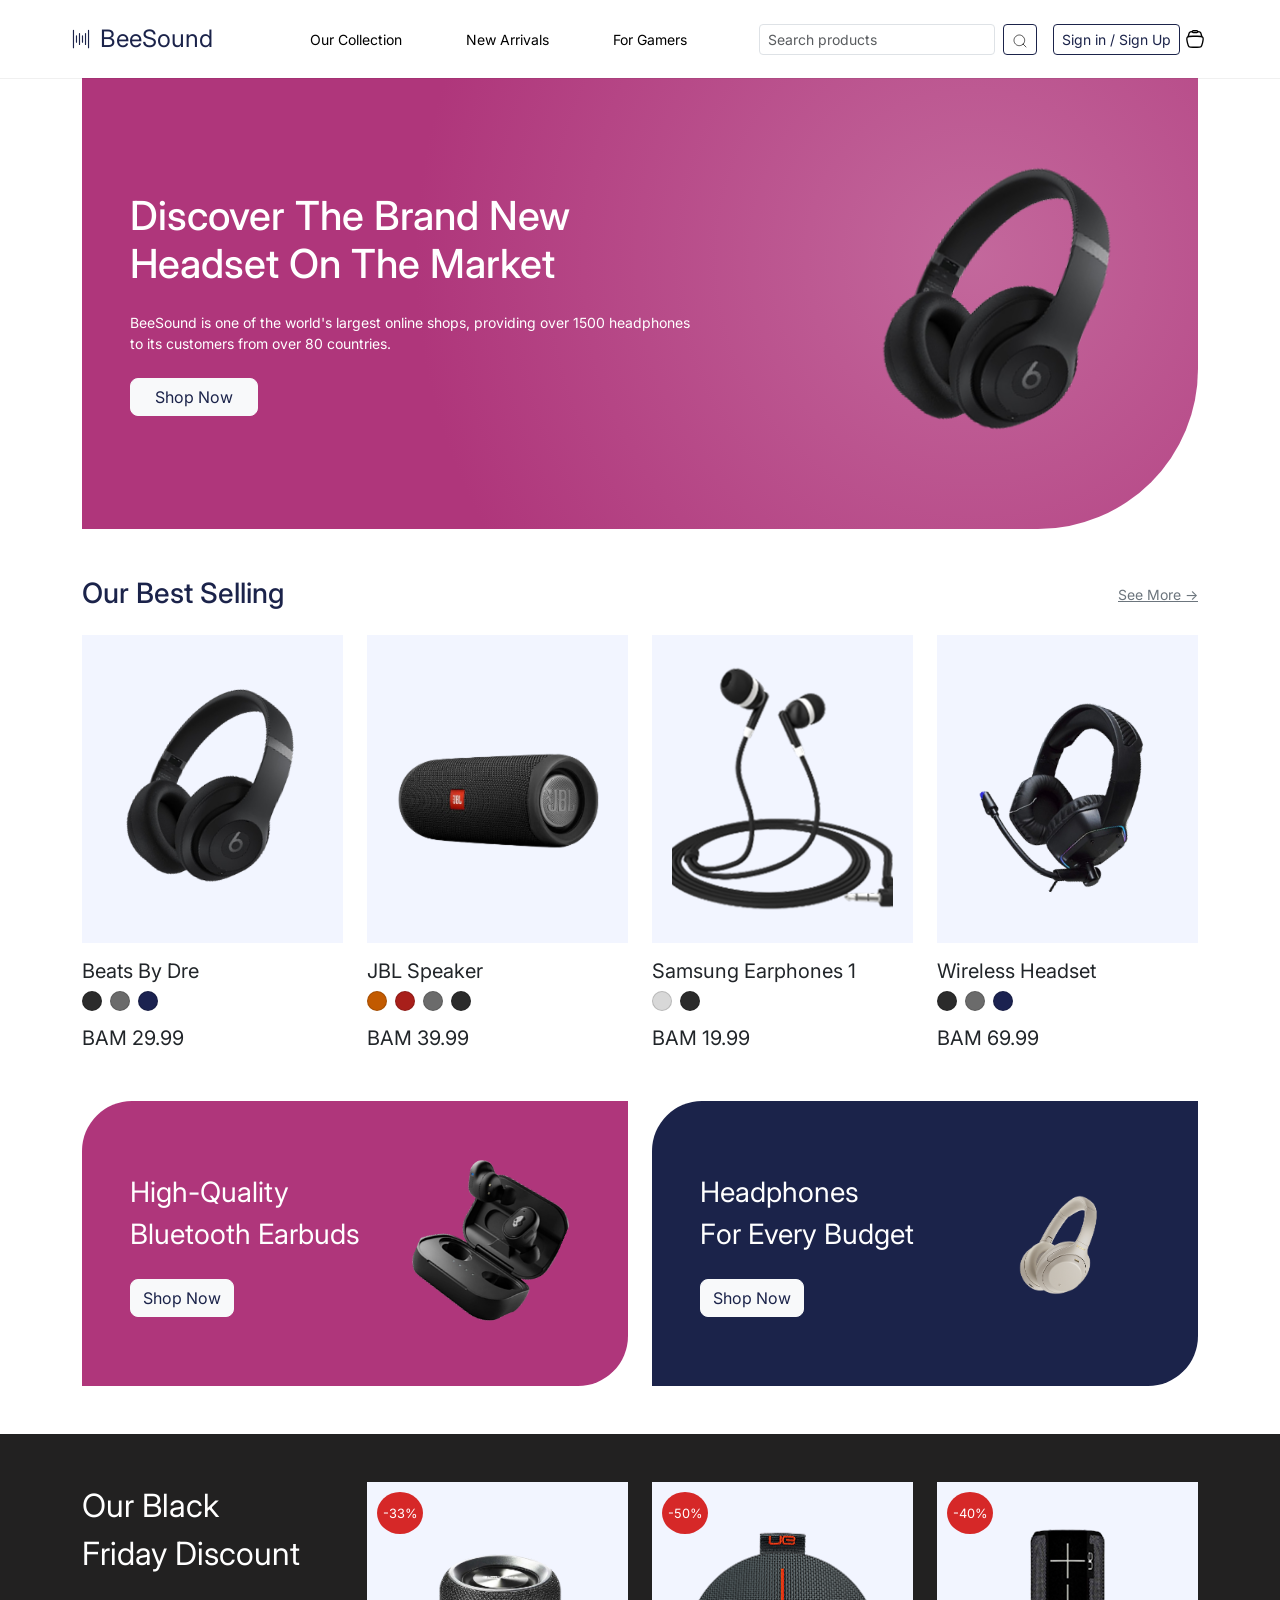
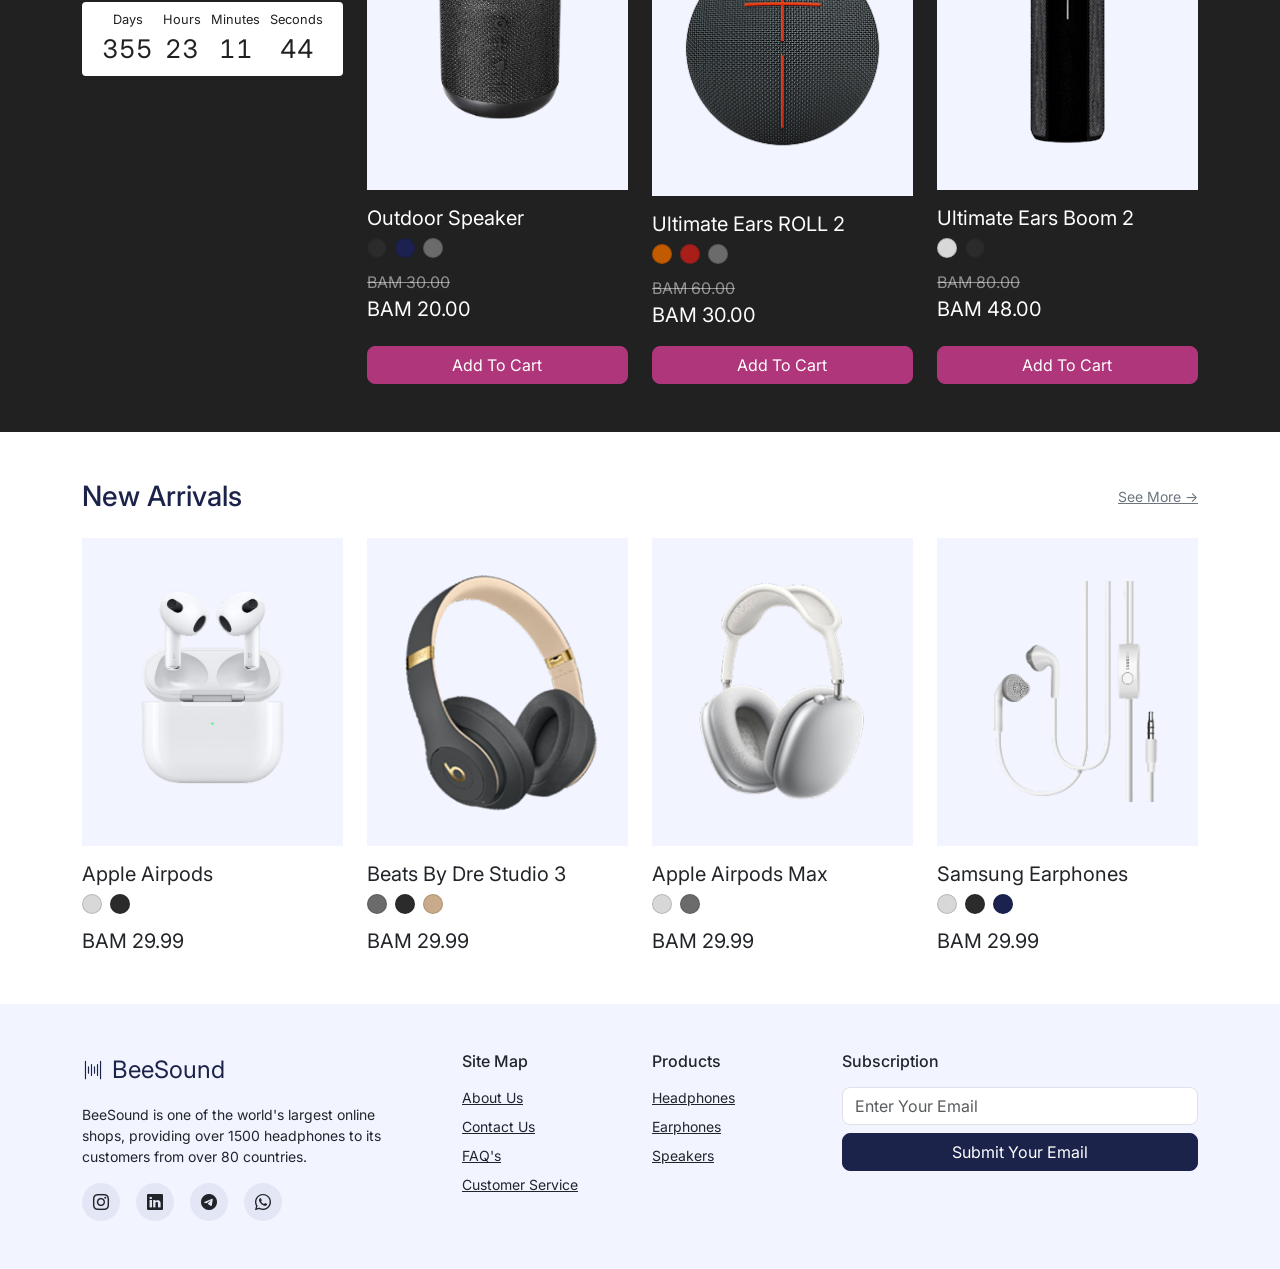
<file: index.html>
<!DOCTYPE html>
<html lang="en">
<head>
  <meta charset="UTF-8">
  <meta name="viewport" content="width=device-width, initial-scale=1">
  <title>BeeSound - Headphones, Earphones and Speakers</title>
  <meta name="description" content="BeeSound is an online shop with over 1500 headphones, earphones and speakers. Shop best sellers, new arrivals and Black Friday deals.">
  <meta name="theme-color" content="#AF367B">
  <link rel="icon" href="./imgs/logo.svg" type="image/svg+xml">
  <link rel="preconnect" href="https://fonts.googleapis.com">
  <link rel="preconnect" href="https://fonts.gstatic.com" crossorigin>
  <link href="https://fonts.googleapis.com/css2?family=Inter:wght@300;400;500&display=swap" rel="stylesheet">
  <link href="https://cdn.jsdelivr.net/npm/bootstrap@5.3.3/dist/css/bootstrap.min.css" rel="stylesheet">
  <link href="https://cdn.jsdelivr.net/npm/bootstrap-icons@1.11.3/font/bootstrap-icons.min.css" rel="stylesheet">
  <link rel="stylesheet" href="./css/style.css">
</head>
<body>
  <a class="visually-hidden-focusable btn btn-primary m-2 position-absolute" href="#main">Skip to content</a>

  <header class="site-header sticky-top bg-white">
    <nav class="navbar navbar-expand-lg container py-3" aria-label="Main">
      <a class="navbar-brand d-flex align-items-center gap-2 text-navy fs-4 me-lg-4" href="index.html">
        <img src="./imgs/logo.svg" alt="" width="22" height="22"><span>BeeSound</span>
      </a>
      <div class="d-flex align-items-center gap-3 ms-auto order-lg-3">
        <a href="cart.html" class="cart-link text-reset">
          <img src="./imgs/cart.svg" alt="" class="icon-img">
          <span class="cart-count" data-cart-count aria-hidden="true"></span>
          <span class="visually-hidden" data-cart-label>Cart</span>
        </a>
        <button class="navbar-toggler" type="button" data-bs-toggle="collapse" data-bs-target="#mainNav"
                aria-controls="mainNav" aria-expanded="false" aria-label="Toggle navigation">
          <span class="navbar-toggler-icon"></span>
        </button>
      </div>
      <div class="collapse navbar-collapse order-lg-2" id="mainNav">
        <ul class="navbar-nav mx-lg-auto gap-lg-5">
          <li class="nav-item"><a class="nav-link" href="products.html" data-nav="all">Our Collection</a></li>
          <li class="nav-item"><a class="nav-link" href="products.html?c=new" data-nav="new">New Arrivals</a></li>
          <li class="nav-item"><a class="nav-link" href="products.html?c=gamers" data-nav="gamers">For Gamers</a></li>
        </ul>
        <form class="d-flex gap-2 my-3 my-lg-0 me-lg-3" role="search" action="products.html" method="get">
          <input type="search" name="q" class="form-control form-control-sm" placeholder="Search products"
                 aria-label="Search products" data-search>
          <button type="submit" class="btn btn-sm btn-outline-navy" aria-label="Search">
            <img src="./imgs/search.svg" alt="" width="16" height="16">
          </button>
        </form>
        <!-- TODO: link to your sign-in page once it exists -->
        <a href="#" class="btn btn-outline-navy btn-sm">Sign in / Sign Up</a>
      </div>
    </nav>
  </header>

  <main id="main">
    <div class="container mt-0">
      <section class="hero d-flex flex-column flex-md-row align-items-center justify-content-between gap-4 p-4 p-md-5" aria-labelledby="heroTitle">
        <div style="max-width:560px">
          <h1 id="heroTitle" class="mb-4">Discover The Brand New Headset On The Market</h1>
          <p class="small mb-4">BeeSound is one of the world's largest online shops, providing over 1500 headphones to its customers from over 80 countries.</p>
          <a href="products.html" class="btn btn-light text-navy px-4">Shop Now</a>
        </div>
        <img src="./imgs/black-headset.png" alt="Black wireless headset" fetchpriority="high">
      </section>
    </div>

    <section class="container mt-5" aria-labelledby="bestTitle">
      <div class="d-flex justify-content-between align-items-center mb-4">
        <h2 id="bestTitle" class="h3 fw-medium text-navy m-0">Our Best Selling</h2>
        <a href="products.html" class="small link-secondary">See More &rarr;</a>
      </div>
      <div class="row row-cols-2 row-cols-lg-4 g-4" data-grid="best"></div>
      <noscript><p class="alert alert-warning mt-3">BeeSound needs JavaScript to show products and your cart.</p></noscript>
    </section>

    <section class="container mt-5">
      <div class="row g-4">
        <div class="col-md-6">
          <div class="promo promo-pink h-100 d-flex align-items-center justify-content-between gap-3 p-4 p-lg-5">
            <div><h2 class="h3 fw-normal mb-4 lh-base">High-Quality<br>Bluetooth Earbuds</h2><a href="products.html?c=earphones" class="btn btn-light text-navy">Shop Now</a></div>
            <img src="./imgs/earbuds.png" alt="Bluetooth earbuds" loading="lazy">
          </div>
        </div>
        <div class="col-md-6">
          <div class="promo promo-navy h-100 d-flex align-items-center justify-content-between gap-3 p-4 p-lg-5">
            <div><h2 class="h3 fw-normal mb-4 lh-base">Headphones<br>For Every Budget</h2><a href="products.html?c=headphones" class="btn btn-light text-navy">Shop Now</a></div>
            <img src="./imgs/headphones-beige.png" alt="Beige headphones" loading="lazy">
          </div>
        </div>
      </div>
    </section>

    <section class="black-friday mt-5 py-5" aria-labelledby="bfTitle">
      <div class="container">
        <div class="row g-4 align-items-start">
          <div class="col-lg-3">
            <h2 id="bfTitle" class="fw-normal mb-4 lh-base" style="font-size:2rem">Our Black<br>Friday Discount</h2>
            <div class="timer d-flex justify-content-between text-center" data-countdown role="timer" aria-label="Time until Black Friday">
              <div><small>Days</small><b data-unit="days">--</b></div>
              <div><small>Hours</small><b data-unit="hours">--</b></div>
              <div><small>Minutes</small><b data-unit="minutes">--</b></div>
              <div><small>Seconds</small><b data-unit="seconds">--</b></div>
            </div>
          </div>
          <div class="col-lg-9"><div class="row row-cols-1 row-cols-sm-3 g-4" data-grid="sale"></div></div>
        </div>
      </div>
    </section>

    <section class="container mt-5" aria-labelledby="newTitle">
      <div class="d-flex justify-content-between align-items-center mb-4">
        <h2 id="newTitle" class="h3 fw-medium text-navy m-0">New Arrivals</h2>
        <a href="products.html?c=new" class="small link-secondary">See More &rarr;</a>
      </div>
      <div class="row row-cols-2 row-cols-lg-4 g-4" data-grid="new"></div>
    </section>
  </main>

  <footer class="footer mt-5 pt-5 pb-5">
    <div class="container">
      <div class="row g-4">
        <div class="col-lg-4">
          <a href="index.html" class="d-inline-flex align-items-center gap-2 text-navy fs-4 text-decoration-none">
            <img src="./imgs/logo.svg" alt="" width="22" height="22"><span>BeeSound</span>
          </a>
          <p class="small my-3" style="max-width:300px">BeeSound is one of the world's largest online shops, providing over 1500 headphones to its customers from over 80 countries.</p>
          <!-- TODO: replace # with your real social profile URLs -->
          <div class="socials d-flex gap-3">
            <a href="#" class="text-body" aria-label="Instagram"><i class="bi bi-instagram" aria-hidden="true"></i></a>
            <a href="#" class="text-body" aria-label="LinkedIn"><i class="bi bi-linkedin" aria-hidden="true"></i></a>
            <a href="#" class="text-body" aria-label="Telegram"><i class="bi bi-telegram" aria-hidden="true"></i></a>
            <a href="#" class="text-body" aria-label="WhatsApp"><i class="bi bi-whatsapp" aria-hidden="true"></i></a>
          </div>
        </div>
        <div class="col-6 col-lg-2">
          <h2 class="h6 fw-medium mb-3">Site Map</h2>
          <!-- TODO: these pages do not exist yet -->
          <ul class="list-unstyled small d-grid gap-2">
            <li><a href="#">About Us</a></li><li><a href="#">Contact Us</a></li>
            <li><a href="#">FAQ's</a></li><li><a href="#">Customer Service</a></li>
          </ul>
        </div>
        <div class="col-6 col-lg-2">
          <h2 class="h6 fw-medium mb-3">Products</h2>
          <ul class="list-unstyled small d-grid gap-2">
            <li><a href="products.html?c=headphones">Headphones</a></li>
            <li><a href="products.html?c=earphones">Earphones</a></li>
            <li><a href="products.html?c=speakers">Speakers</a></li>
          </ul>
        </div>
        <div class="col-lg-4">
          <h2 class="h6 fw-medium mb-3">Subscription</h2>
          <form data-subscribe novalidate>
            <label for="subEmail" class="visually-hidden">Email address</label>
            <input type="email" id="subEmail" class="form-control mb-2" placeholder="Enter Your Email" autocomplete="email" required>
            <button type="submit" class="btn btn-navy w-100">Submit Your Email</button>
            <div class="form-text" data-subscribe-msg role="status"></div>
          </form>
        </div>
      </div>
    </div>
  </footer>

  <script src="https://cdn.jsdelivr.net/npm/bootstrap@5.3.3/dist/js/bootstrap.bundle.min.js"></script>
  <script src="./js/app.js"></script>
</body>
</html>
</file>
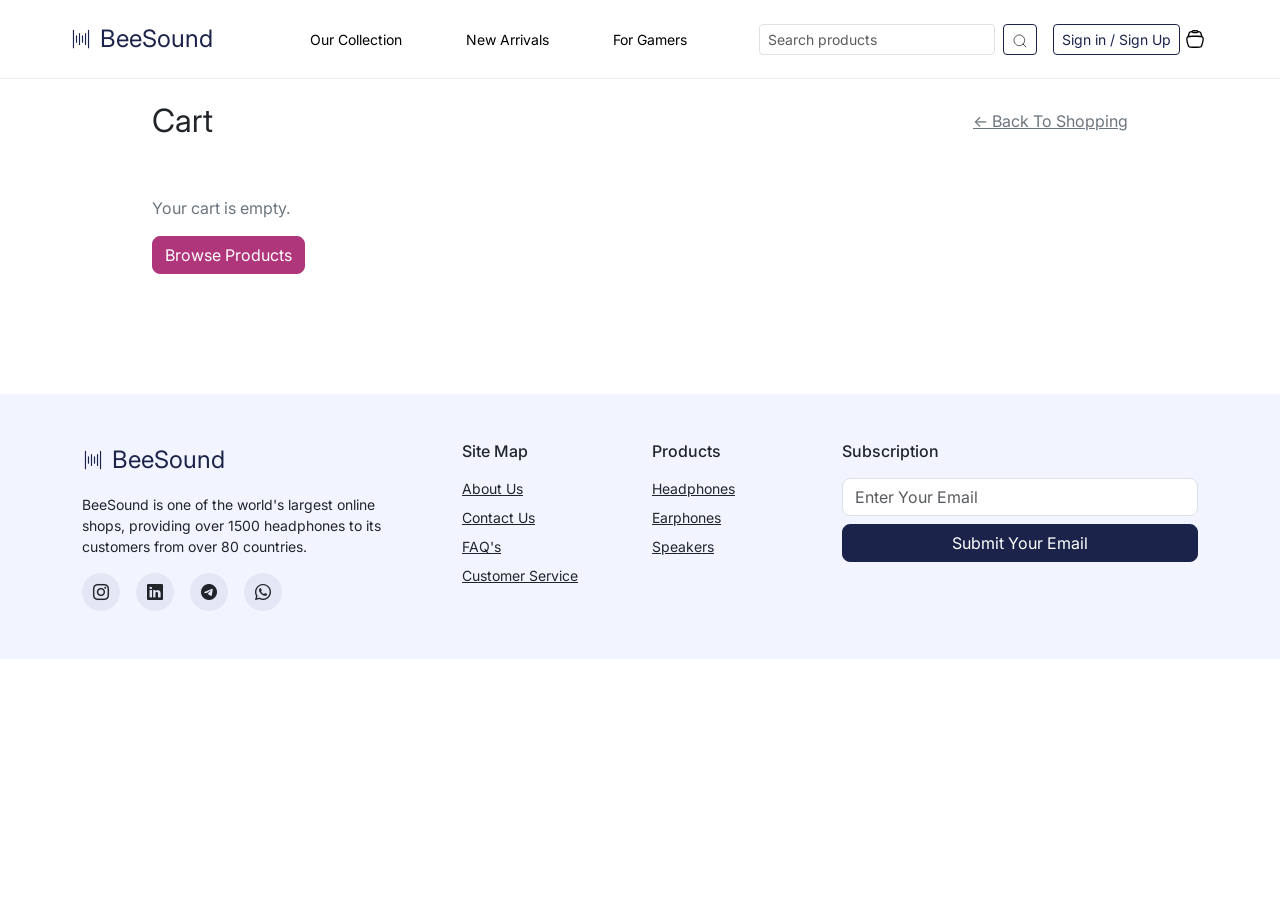
<file: cart.html>
<!DOCTYPE html>
<html lang="en">
<head>
  <meta charset="UTF-8">
  <meta name="viewport" content="width=device-width, initial-scale=1">
  <title>BeeSound - Cart</title>
  <meta name="description" content="Review the items in your BeeSound cart.">
  <meta name="theme-color" content="#AF367B">
  <link rel="icon" href="./imgs/logo.svg" type="image/svg+xml">
  <link rel="preconnect" href="https://fonts.googleapis.com">
  <link rel="preconnect" href="https://fonts.gstatic.com" crossorigin>
  <link href="https://fonts.googleapis.com/css2?family=Inter:wght@300;400;500&display=swap" rel="stylesheet">
  <link href="https://cdn.jsdelivr.net/npm/bootstrap@5.3.3/dist/css/bootstrap.min.css" rel="stylesheet">
  <link href="https://cdn.jsdelivr.net/npm/bootstrap-icons@1.11.3/font/bootstrap-icons.min.css" rel="stylesheet">
  <link rel="stylesheet" href="./css/style.css">
</head>
<body>
  <a class="visually-hidden-focusable btn btn-primary m-2 position-absolute" href="#main">Skip to content</a>

  <header class="site-header sticky-top bg-white">
    <nav class="navbar navbar-expand-lg container py-3" aria-label="Main">
      <a class="navbar-brand d-flex align-items-center gap-2 text-navy fs-4 me-lg-4" href="index.html">
        <img src="./imgs/logo.svg" alt="" width="22" height="22"><span>BeeSound</span>
      </a>
      <div class="d-flex align-items-center gap-3 ms-auto order-lg-3">
        <a href="cart.html" class="cart-link text-reset">
          <img src="./imgs/cart.svg" alt="" class="icon-img">
          <span class="cart-count" data-cart-count aria-hidden="true"></span>
          <span class="visually-hidden" data-cart-label>Cart</span>
        </a>
        <button class="navbar-toggler" type="button" data-bs-toggle="collapse" data-bs-target="#mainNav"
                aria-controls="mainNav" aria-expanded="false" aria-label="Toggle navigation">
          <span class="navbar-toggler-icon"></span>
        </button>
      </div>
      <div class="collapse navbar-collapse order-lg-2" id="mainNav">
        <ul class="navbar-nav mx-lg-auto gap-lg-5">
          <li class="nav-item"><a class="nav-link" href="products.html" data-nav="all">Our Collection</a></li>
          <li class="nav-item"><a class="nav-link" href="products.html?c=new" data-nav="new">New Arrivals</a></li>
          <li class="nav-item"><a class="nav-link" href="products.html?c=gamers" data-nav="gamers">For Gamers</a></li>
        </ul>
        <form class="d-flex gap-2 my-3 my-lg-0 me-lg-3" role="search" action="products.html" method="get">
          <input type="search" name="q" class="form-control form-control-sm" placeholder="Search products"
                 aria-label="Search products" data-search>
          <button type="submit" class="btn btn-sm btn-outline-navy" aria-label="Search">
            <img src="./imgs/search.svg" alt="" width="16" height="16">
          </button>
        </form>
        <!-- TODO: link to your sign-in page once it exists -->
        <a href="#" class="btn btn-outline-navy btn-sm">Sign in / Sign Up</a>
      </div>
    </nav>
  </header>

  <main id="main" class="container page-narrow py-4">
    <div class="d-flex justify-content-between align-items-center mb-2">
      <h1 class="h2 fw-normal m-0">Cart</h1>
      <a href="products.html" class="link-secondary">&larr; Back To Shopping</a>
    </div>
    <div class="row g-4">
      <section class="col-lg-8" id="cartItems" aria-label="Items in your cart"></section>
      <aside class="col-lg-4 pt-lg-4" id="cartSummary" aria-label="Order summary"></aside>
    </div>
    <noscript><p class="alert alert-warning mt-3">BeeSound needs JavaScript to show products and your cart.</p></noscript>
  </main>

  <footer class="footer mt-5 pt-5 pb-5">
    <div class="container">
      <div class="row g-4">
        <div class="col-lg-4">
          <a href="index.html" class="d-inline-flex align-items-center gap-2 text-navy fs-4 text-decoration-none">
            <img src="./imgs/logo.svg" alt="" width="22" height="22"><span>BeeSound</span>
          </a>
          <p class="small my-3" style="max-width:300px">BeeSound is one of the world's largest online shops, providing over 1500 headphones to its customers from over 80 countries.</p>
          <!-- TODO: replace # with your real social profile URLs -->
          <div class="socials d-flex gap-3">
            <a href="#" class="text-body" aria-label="Instagram"><i class="bi bi-instagram" aria-hidden="true"></i></a>
            <a href="#" class="text-body" aria-label="LinkedIn"><i class="bi bi-linkedin" aria-hidden="true"></i></a>
            <a href="#" class="text-body" aria-label="Telegram"><i class="bi bi-telegram" aria-hidden="true"></i></a>
            <a href="#" class="text-body" aria-label="WhatsApp"><i class="bi bi-whatsapp" aria-hidden="true"></i></a>
          </div>
        </div>
        <div class="col-6 col-lg-2">
          <h2 class="h6 fw-medium mb-3">Site Map</h2>
          <!-- TODO: these pages do not exist yet -->
          <ul class="list-unstyled small d-grid gap-2">
            <li><a href="#">About Us</a></li><li><a href="#">Contact Us</a></li>
            <li><a href="#">FAQ's</a></li><li><a href="#">Customer Service</a></li>
          </ul>
        </div>
        <div class="col-6 col-lg-2">
          <h2 class="h6 fw-medium mb-3">Products</h2>
          <ul class="list-unstyled small d-grid gap-2">
            <li><a href="products.html?c=headphones">Headphones</a></li>
            <li><a href="products.html?c=earphones">Earphones</a></li>
            <li><a href="products.html?c=speakers">Speakers</a></li>
          </ul>
        </div>
        <div class="col-lg-4">
          <h2 class="h6 fw-medium mb-3">Subscription</h2>
          <form data-subscribe novalidate>
            <label for="subEmail" class="visually-hidden">Email address</label>
            <input type="email" id="subEmail" class="form-control mb-2" placeholder="Enter Your Email" autocomplete="email" required>
            <button type="submit" class="btn btn-navy w-100">Submit Your Email</button>
            <div class="form-text" data-subscribe-msg role="status"></div>
          </form>
        </div>
      </div>
    </div>
  </footer>

  <script src="https://cdn.jsdelivr.net/npm/bootstrap@5.3.3/dist/js/bootstrap.bundle.min.js"></script>
  <script src="./js/app.js"></script>
</body>
</html>
</file>
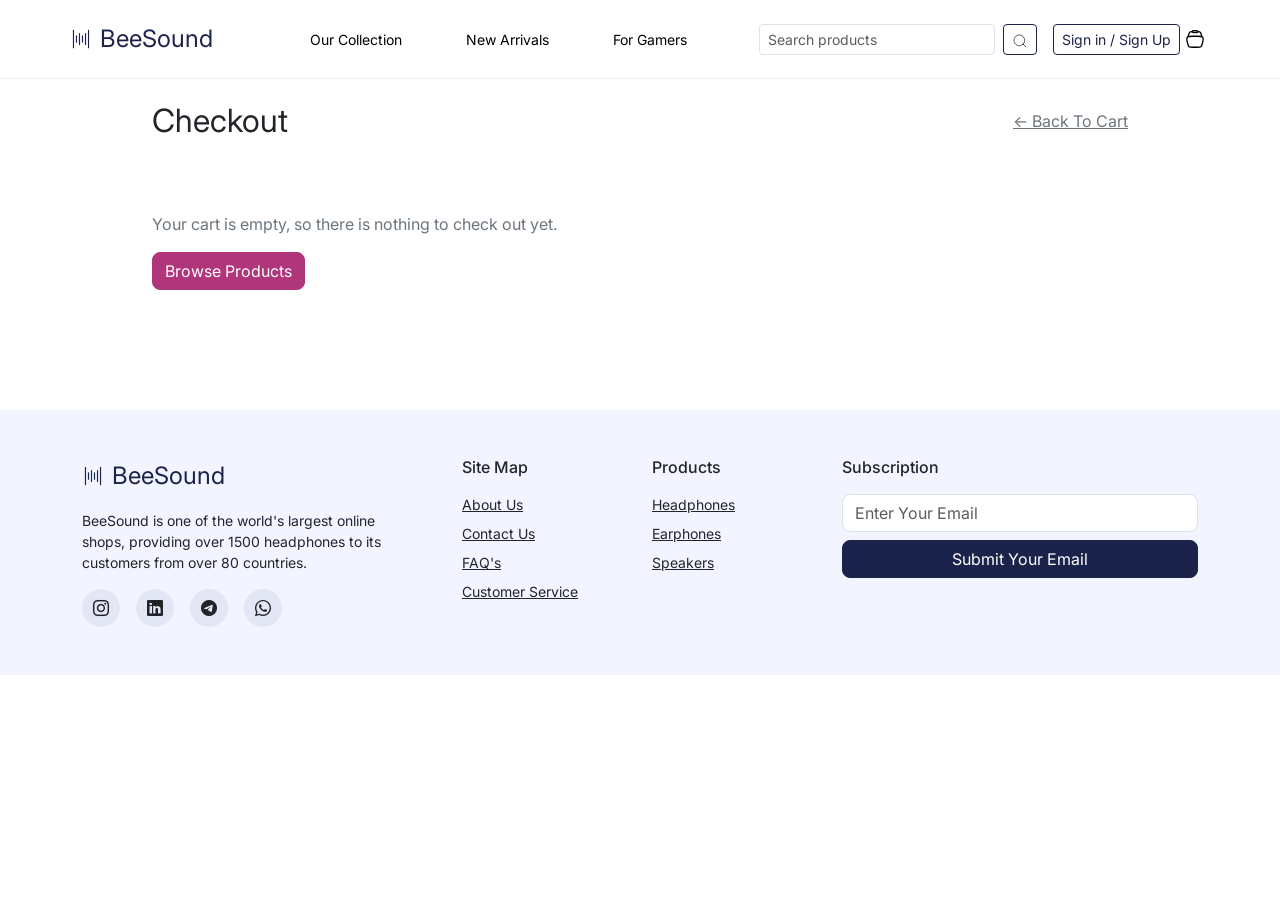
<file: checkout.html>
<!DOCTYPE html>
<html lang="en">
<head>
  <meta charset="UTF-8">
  <meta name="viewport" content="width=device-width, initial-scale=1">
  <title>BeeSound - Checkout</title>
  <meta name="description" content="Enter your shipping and payment details to complete your BeeSound order.">
  <meta name="theme-color" content="#AF367B">
  <link rel="icon" href="./imgs/logo.svg" type="image/svg+xml">
  <link rel="preconnect" href="https://fonts.googleapis.com">
  <link rel="preconnect" href="https://fonts.gstatic.com" crossorigin>
  <link href="https://fonts.googleapis.com/css2?family=Inter:wght@300;400;500&display=swap" rel="stylesheet">
  <link href="https://cdn.jsdelivr.net/npm/bootstrap@5.3.3/dist/css/bootstrap.min.css" rel="stylesheet">
  <link href="https://cdn.jsdelivr.net/npm/bootstrap-icons@1.11.3/font/bootstrap-icons.min.css" rel="stylesheet">
  <link rel="stylesheet" href="./css/style.css">
</head>
<body>
  <a class="visually-hidden-focusable btn btn-primary m-2 position-absolute" href="#main">Skip to content</a>

  <header class="site-header sticky-top bg-white">
    <nav class="navbar navbar-expand-lg container py-3" aria-label="Main">
      <a class="navbar-brand d-flex align-items-center gap-2 text-navy fs-4 me-lg-4" href="index.html">
        <img src="./imgs/logo.svg" alt="" width="22" height="22"><span>BeeSound</span>
      </a>
      <div class="d-flex align-items-center gap-3 ms-auto order-lg-3">
        <a href="cart.html" class="cart-link text-reset">
          <img src="./imgs/cart.svg" alt="" class="icon-img">
          <span class="cart-count" data-cart-count aria-hidden="true"></span>
          <span class="visually-hidden" data-cart-label>Cart</span>
        </a>
        <button class="navbar-toggler" type="button" data-bs-toggle="collapse" data-bs-target="#mainNav"
                aria-controls="mainNav" aria-expanded="false" aria-label="Toggle navigation">
          <span class="navbar-toggler-icon"></span>
        </button>
      </div>
      <div class="collapse navbar-collapse order-lg-2" id="mainNav">
        <ul class="navbar-nav mx-lg-auto gap-lg-5">
          <li class="nav-item"><a class="nav-link" href="products.html" data-nav="all">Our Collection</a></li>
          <li class="nav-item"><a class="nav-link" href="products.html?c=new" data-nav="new">New Arrivals</a></li>
          <li class="nav-item"><a class="nav-link" href="products.html?c=gamers" data-nav="gamers">For Gamers</a></li>
        </ul>
        <form class="d-flex gap-2 my-3 my-lg-0 me-lg-3" role="search" action="products.html" method="get">
          <input type="search" name="q" class="form-control form-control-sm" placeholder="Search products"
                 aria-label="Search products" data-search>
          <button type="submit" class="btn btn-sm btn-outline-navy" aria-label="Search">
            <img src="./imgs/search.svg" alt="" width="16" height="16">
          </button>
        </form>
        <!-- TODO: link to your sign-in page once it exists -->
        <a href="#" class="btn btn-outline-navy btn-sm">Sign in / Sign Up</a>
      </div>
    </nav>
  </header>

  <main id="main" class="container page-narrow py-4">
    <div class="d-flex justify-content-between align-items-center mb-4">
      <h1 class="h2 fw-normal m-0">Checkout</h1>
      <a href="cart.html" class="link-secondary">&larr; Back To Cart</a>
    </div>

    <div id="checkoutEmpty" hidden class="py-5">
      <p class="text-secondary">Your cart is empty, so there is nothing to check out yet.</p>
      <a class="btn btn-primary" href="products.html">Browse Products</a>
    </div>

    <div id="checkoutDone" hidden tabindex="-1" class="text-center py-5" role="status">
      <i class="bi bi-check-circle-fill text-success display-3" aria-hidden="true"></i>
      <h2 class="h3 fw-normal mt-3">You ordered successfully</h2>
      <p class="text-secondary">Order <strong id="orderNumber"></strong> &middot; <span id="orderPaid"></span> &middot; Delivery in 2 work days.</p>
      <a class="btn btn-primary" href="products.html">Continue Shopping</a>
    </div>

    <div class="row g-5" id="checkoutShell">
      <div class="col-lg-7">
        <form id="orderForm" novalidate>
          <h2 class="h4 fw-normal mb-3">Shipping</h2>
            <div class="form-floating mb-3">
              <input class="form-control" id="name" name="name" placeholder="Full Name" required autocomplete="name">
              <label for="name">Full Name</label>
              <div class="invalid-feedback"></div>
            </div>
            <div class="form-floating mb-3">
              <input class="form-control" id="address" name="address" placeholder="Shipping Address" required autocomplete="street-address">
              <label for="address">Shipping Address</label>
              <div class="invalid-feedback"></div>
            </div>
            <div class="form-floating mb-3">
              <input class="form-control" id="phone" name="phone" placeholder="Phone Number" required type="tel" autocomplete="tel">
              <label for="phone">Phone Number</label>
              <div class="invalid-feedback"></div>
            </div>
            <div class="form-floating mb-3">
              <input class="form-control" id="email" name="email" placeholder="Email" required type="email" autocomplete="email">
              <label for="email">Email</label>
              <div class="invalid-feedback"></div>
            </div>

          <h2 class="h4 fw-normal mt-4 mb-3">Card Details</h2>
            <div class="form-floating mb-3">
              <input class="form-control" id="card" name="card" placeholder="Card Number" required inputmode="numeric" autocomplete="cc-number" maxlength="23">
              <label for="card">Card Number</label>
              <div class="invalid-feedback"></div>
            </div>
            <div class="row g-3">
              <div class="col-7">
                <div class="form-floating mb-3">
                  <input class="form-control" id="exp" name="exp" placeholder="Expiration Date" inputmode="numeric" autocomplete="cc-exp" maxlength="5" required>
                  <label for="exp">Expiration Date (MM/YY)</label>
                  <div class="invalid-feedback"></div>
                </div>
              </div>
              <div class="col-5">
                <div class="form-floating mb-3">
                  <input class="form-control" id="cvc" name="cvc" placeholder="CVC" inputmode="numeric" autocomplete="cc-csc" maxlength="4" required>
                  <label for="cvc">CVC</label>
                  <div class="invalid-feedback"></div>
                </div>
              </div>
            </div>
          <button type="submit" class="btn btn-primary btn-lg w-100 mt-2" style="max-width:280px" id="orderBtn">Order</button>
          <p class="form-text mt-3">Demo store: nothing is sent or saved. Never enter real card details.</p>
        </form>
      </div>
      <aside class="col-lg-5" aria-label="Order summary">
        <div class="card border-0 bg-soft"><div class="card-body p-4">
          <h2 class="h5 fw-medium mb-3">Order Summary</h2>
          <ul class="list-unstyled mb-0" id="orderLines"></ul>
          <hr>
          <div class="d-flex justify-content-between fs-5"><span>Total</span><strong class="fw-medium" id="orderTotal"></strong></div>
        </div></div>
      </aside>
    </div>
    <noscript><p class="alert alert-warning mt-3">BeeSound needs JavaScript to show products and your cart.</p></noscript>
  </main>

  <footer class="footer mt-5 pt-5 pb-5">
    <div class="container">
      <div class="row g-4">
        <div class="col-lg-4">
          <a href="index.html" class="d-inline-flex align-items-center gap-2 text-navy fs-4 text-decoration-none">
            <img src="./imgs/logo.svg" alt="" width="22" height="22"><span>BeeSound</span>
          </a>
          <p class="small my-3" style="max-width:300px">BeeSound is one of the world's largest online shops, providing over 1500 headphones to its customers from over 80 countries.</p>
          <!-- TODO: replace # with your real social profile URLs -->
          <div class="socials d-flex gap-3">
            <a href="#" class="text-body" aria-label="Instagram"><i class="bi bi-instagram" aria-hidden="true"></i></a>
            <a href="#" class="text-body" aria-label="LinkedIn"><i class="bi bi-linkedin" aria-hidden="true"></i></a>
            <a href="#" class="text-body" aria-label="Telegram"><i class="bi bi-telegram" aria-hidden="true"></i></a>
            <a href="#" class="text-body" aria-label="WhatsApp"><i class="bi bi-whatsapp" aria-hidden="true"></i></a>
          </div>
        </div>
        <div class="col-6 col-lg-2">
          <h2 class="h6 fw-medium mb-3">Site Map</h2>
          <!-- TODO: these pages do not exist yet -->
          <ul class="list-unstyled small d-grid gap-2">
            <li><a href="#">About Us</a></li><li><a href="#">Contact Us</a></li>
            <li><a href="#">FAQ's</a></li><li><a href="#">Customer Service</a></li>
          </ul>
        </div>
        <div class="col-6 col-lg-2">
          <h2 class="h6 fw-medium mb-3">Products</h2>
          <ul class="list-unstyled small d-grid gap-2">
            <li><a href="products.html?c=headphones">Headphones</a></li>
            <li><a href="products.html?c=earphones">Earphones</a></li>
            <li><a href="products.html?c=speakers">Speakers</a></li>
          </ul>
        </div>
        <div class="col-lg-4">
          <h2 class="h6 fw-medium mb-3">Subscription</h2>
          <form data-subscribe novalidate>
            <label for="subEmail" class="visually-hidden">Email address</label>
            <input type="email" id="subEmail" class="form-control mb-2" placeholder="Enter Your Email" autocomplete="email" required>
            <button type="submit" class="btn btn-navy w-100">Submit Your Email</button>
            <div class="form-text" data-subscribe-msg role="status"></div>
          </form>
        </div>
      </div>
    </div>
  </footer>

  <script src="https://cdn.jsdelivr.net/npm/bootstrap@5.3.3/dist/js/bootstrap.bundle.min.js"></script>
  <script src="./js/app.js"></script>
</body>
</html>
</file>
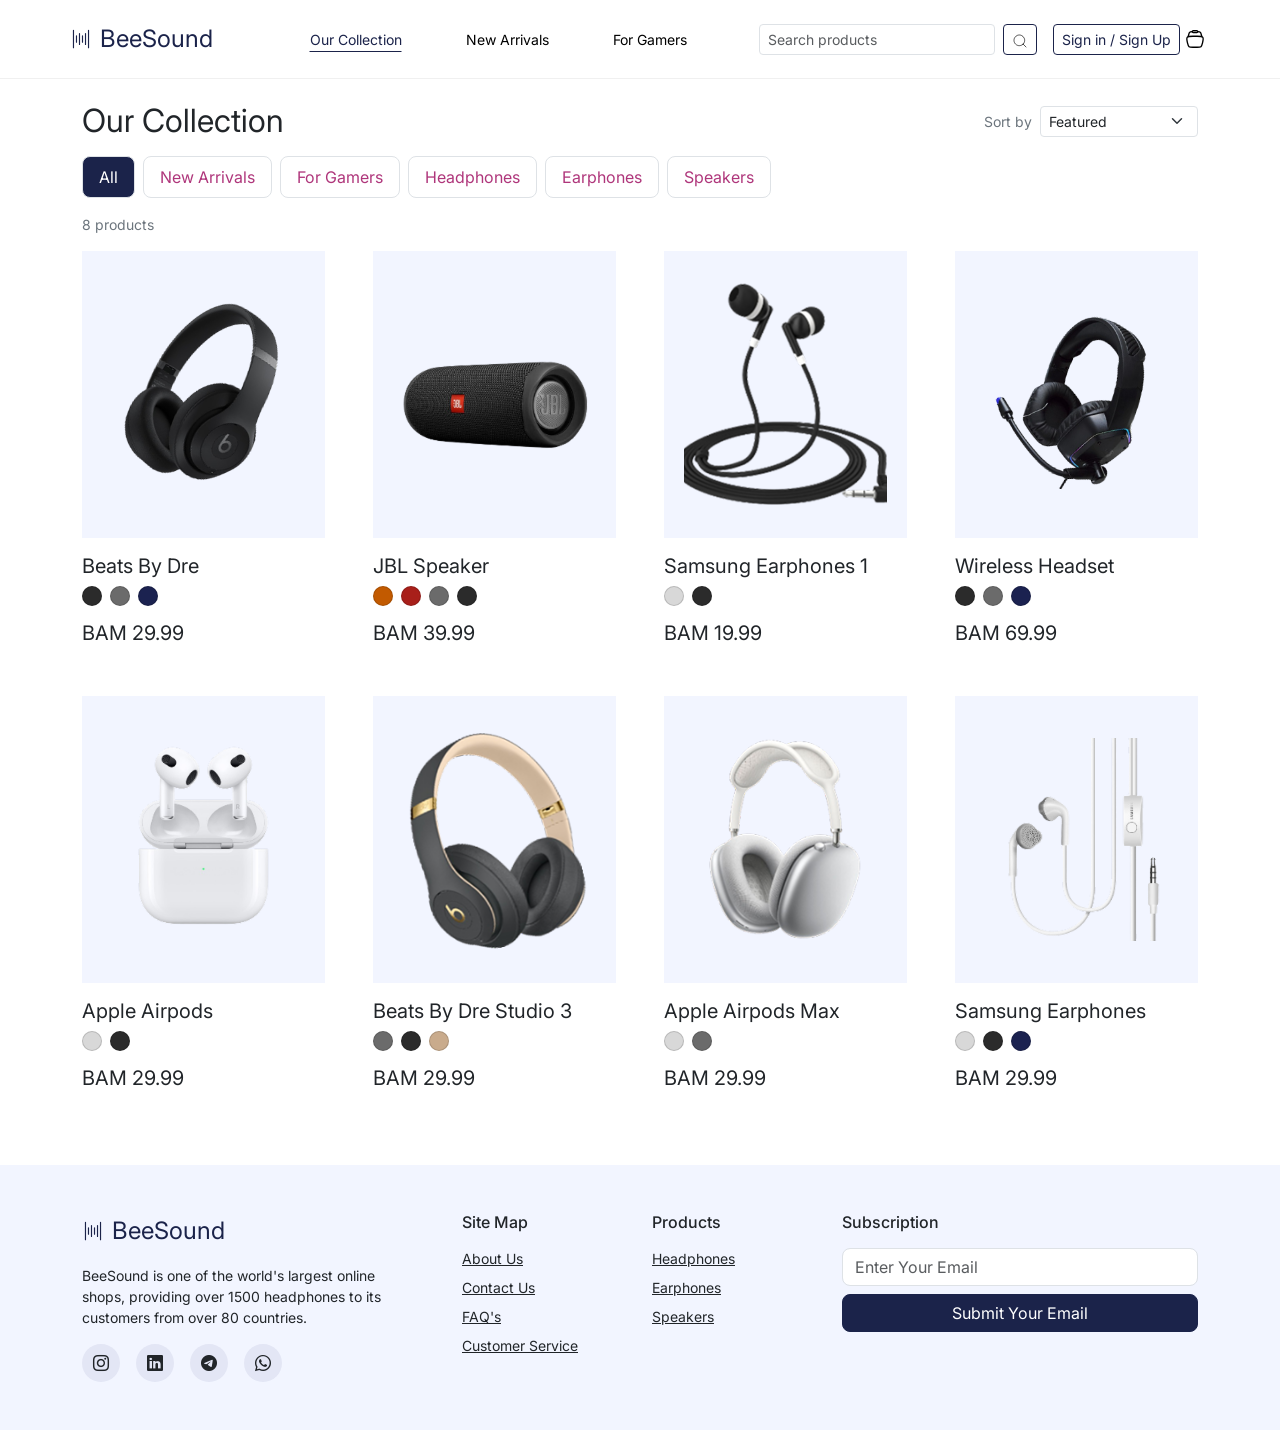
<file: products.html>
<!DOCTYPE html>
<html lang="en">
<head>
  <meta charset="UTF-8">
  <meta name="viewport" content="width=device-width, initial-scale=1">
  <title>BeeSound - Our Collection</title>
  <meta name="description" content="Browse BeeSound headphones, earphones and speakers. Filter by category and sort by price.">
  <meta name="theme-color" content="#AF367B">
  <link rel="icon" href="./imgs/logo.svg" type="image/svg+xml">
  <link rel="preconnect" href="https://fonts.googleapis.com">
  <link rel="preconnect" href="https://fonts.gstatic.com" crossorigin>
  <link href="https://fonts.googleapis.com/css2?family=Inter:wght@300;400;500&display=swap" rel="stylesheet">
  <link href="https://cdn.jsdelivr.net/npm/bootstrap@5.3.3/dist/css/bootstrap.min.css" rel="stylesheet">
  <link href="https://cdn.jsdelivr.net/npm/bootstrap-icons@1.11.3/font/bootstrap-icons.min.css" rel="stylesheet">
  <link rel="stylesheet" href="./css/style.css">
</head>
<body>
  <a class="visually-hidden-focusable btn btn-primary m-2 position-absolute" href="#main">Skip to content</a>

  <header class="site-header sticky-top bg-white">
    <nav class="navbar navbar-expand-lg container py-3" aria-label="Main">
      <a class="navbar-brand d-flex align-items-center gap-2 text-navy fs-4 me-lg-4" href="index.html">
        <img src="./imgs/logo.svg" alt="" width="22" height="22"><span>BeeSound</span>
      </a>
      <div class="d-flex align-items-center gap-3 ms-auto order-lg-3">
        <a href="cart.html" class="cart-link text-reset">
          <img src="./imgs/cart.svg" alt="" class="icon-img">
          <span class="cart-count" data-cart-count aria-hidden="true"></span>
          <span class="visually-hidden" data-cart-label>Cart</span>
        </a>
        <button class="navbar-toggler" type="button" data-bs-toggle="collapse" data-bs-target="#mainNav"
                aria-controls="mainNav" aria-expanded="false" aria-label="Toggle navigation">
          <span class="navbar-toggler-icon"></span>
        </button>
      </div>
      <div class="collapse navbar-collapse order-lg-2" id="mainNav">
        <ul class="navbar-nav mx-lg-auto gap-lg-5">
          <li class="nav-item"><a class="nav-link" href="products.html" data-nav="all">Our Collection</a></li>
          <li class="nav-item"><a class="nav-link" href="products.html?c=new" data-nav="new">New Arrivals</a></li>
          <li class="nav-item"><a class="nav-link" href="products.html?c=gamers" data-nav="gamers">For Gamers</a></li>
        </ul>
        <form class="d-flex gap-2 my-3 my-lg-0 me-lg-3" role="search" action="products.html" method="get">
          <input type="search" name="q" class="form-control form-control-sm" placeholder="Search products"
                 aria-label="Search products" data-search>
          <button type="submit" class="btn btn-sm btn-outline-navy" aria-label="Search">
            <img src="./imgs/search.svg" alt="" width="16" height="16">
          </button>
        </form>
        <!-- TODO: link to your sign-in page once it exists -->
        <a href="#" class="btn btn-outline-navy btn-sm">Sign in / Sign Up</a>
      </div>
    </nav>
  </header>

  <main id="main" class="container py-4">
    <div class="d-flex flex-wrap justify-content-between align-items-center gap-3 mb-3">
      <h1 id="pageTitle" class="h2 fw-normal m-0">Our Collection</h1>
      <div class="d-flex align-items-center gap-2">
        <label for="sort" class="small text-secondary">Sort by</label>
        <select id="sort" class="form-select form-select-sm w-auto">
          <option value="default">Featured</option>
          <option value="low">Price: low to high</option>
          <option value="high">Price: high to low</option>
        </select>
      </div>
    </div>
    <nav aria-label="Product categories">
      <ul class="nav nav-pills gap-2 mb-3" id="filters">
        <li class="nav-item"><a class="nav-link border" href="products.html" data-filter="all">All</a></li>
        <li class="nav-item"><a class="nav-link border" href="products.html?c=new" data-filter="new">New Arrivals</a></li>
        <li class="nav-item"><a class="nav-link border" href="products.html?c=gamers" data-filter="gamers">For Gamers</a></li>
        <li class="nav-item"><a class="nav-link border" href="products.html?c=headphones" data-filter="headphones">Headphones</a></li>
        <li class="nav-item"><a class="nav-link border" href="products.html?c=earphones" data-filter="earphones">Earphones</a></li>
        <li class="nav-item"><a class="nav-link border" href="products.html?c=speakers" data-filter="speakers">Speakers</a></li>
      </ul>
    </nav>
    <p id="resultCount" class="small text-secondary" aria-live="polite"></p>
    <div class="row row-cols-2 row-cols-md-3 row-cols-lg-4 g-4 g-lg-5" id="productGrid"></div>
    <noscript><p class="alert alert-warning mt-3">BeeSound needs JavaScript to show products and your cart.</p></noscript>
  </main>

  <footer class="footer mt-5 pt-5 pb-5">
    <div class="container">
      <div class="row g-4">
        <div class="col-lg-4">
          <a href="index.html" class="d-inline-flex align-items-center gap-2 text-navy fs-4 text-decoration-none">
            <img src="./imgs/logo.svg" alt="" width="22" height="22"><span>BeeSound</span>
          </a>
          <p class="small my-3" style="max-width:300px">BeeSound is one of the world's largest online shops, providing over 1500 headphones to its customers from over 80 countries.</p>
          <!-- TODO: replace # with your real social profile URLs -->
          <div class="socials d-flex gap-3">
            <a href="#" class="text-body" aria-label="Instagram"><i class="bi bi-instagram" aria-hidden="true"></i></a>
            <a href="#" class="text-body" aria-label="LinkedIn"><i class="bi bi-linkedin" aria-hidden="true"></i></a>
            <a href="#" class="text-body" aria-label="Telegram"><i class="bi bi-telegram" aria-hidden="true"></i></a>
            <a href="#" class="text-body" aria-label="WhatsApp"><i class="bi bi-whatsapp" aria-hidden="true"></i></a>
          </div>
        </div>
        <div class="col-6 col-lg-2">
          <h2 class="h6 fw-medium mb-3">Site Map</h2>
          <!-- TODO: these pages do not exist yet -->
          <ul class="list-unstyled small d-grid gap-2">
            <li><a href="#">About Us</a></li><li><a href="#">Contact Us</a></li>
            <li><a href="#">FAQ's</a></li><li><a href="#">Customer Service</a></li>
          </ul>
        </div>
        <div class="col-6 col-lg-2">
          <h2 class="h6 fw-medium mb-3">Products</h2>
          <ul class="list-unstyled small d-grid gap-2">
            <li><a href="products.html?c=headphones">Headphones</a></li>
            <li><a href="products.html?c=earphones">Earphones</a></li>
            <li><a href="products.html?c=speakers">Speakers</a></li>
          </ul>
        </div>
        <div class="col-lg-4">
          <h2 class="h6 fw-medium mb-3">Subscription</h2>
          <form data-subscribe novalidate>
            <label for="subEmail" class="visually-hidden">Email address</label>
            <input type="email" id="subEmail" class="form-control mb-2" placeholder="Enter Your Email" autocomplete="email" required>
            <button type="submit" class="btn btn-navy w-100">Submit Your Email</button>
            <div class="form-text" data-subscribe-msg role="status"></div>
          </form>
        </div>
      </div>
    </div>
  </footer>

  <script src="https://cdn.jsdelivr.net/npm/bootstrap@5.3.3/dist/js/bootstrap.bundle.min.js"></script>
  <script src="./js/app.js"></script>
</body>
</html>
</file>
<file: css/style.css>
/* BeeSound – brand layer on top of Bootstrap 5.3 */
:root {
  --pink: #AF367B;
  --pink-dark: #8F2B64;
  --navy: #1B234A;
  --soft: #F2F5FF;
  --ink: #222121;
  --bs-body-font-family: "Inter", system-ui, -apple-system, "Segoe UI", Roboto, Arial, sans-serif;
  --bs-primary: #AF367B;
  --bs-primary-rgb: 175, 54, 123;
  --bs-link-color: #AF367B;
  --bs-link-color-rgb: 175, 54, 123;
  --bs-link-hover-color: #8F2B64;
  --bs-link-hover-color-rgb: 143, 43, 100;
  --bs-border-radius: .5rem;
  --bs-border-radius-lg: .75rem;
}

/* Bootstrap component recolouring */
.btn-primary {
  --bs-btn-bg: var(--pink); --bs-btn-border-color: var(--pink);
  --bs-btn-hover-bg: var(--pink-dark); --bs-btn-hover-border-color: var(--pink-dark);
  --bs-btn-active-bg: #7a2455; --bs-btn-active-border-color: #7a2455;
  --bs-btn-disabled-bg: var(--pink); --bs-btn-disabled-border-color: var(--pink);
  --bs-btn-focus-shadow-rgb: 175, 54, 123;
}
.btn-outline-primary {
  --bs-btn-color: var(--pink); --bs-btn-border-color: var(--pink);
  --bs-btn-hover-bg: var(--pink); --bs-btn-hover-border-color: var(--pink);
  --bs-btn-active-bg: var(--pink-dark); --bs-btn-active-border-color: var(--pink-dark);
  --bs-btn-focus-shadow-rgb: 175, 54, 123;
}
.btn-outline-navy {
  --bs-btn-color: var(--navy); --bs-btn-border-color: var(--navy);
  --bs-btn-hover-bg: var(--navy); --bs-btn-hover-border-color: var(--navy); --bs-btn-hover-color: #fff;
  --bs-btn-active-bg: var(--navy); --bs-btn-active-border-color: var(--navy); --bs-btn-active-color: #fff;
  --bs-btn-focus-shadow-rgb: 27, 35, 74;
}
.btn-navy {
  --bs-btn-bg: var(--navy); --bs-btn-border-color: var(--navy); --bs-btn-color: #fff;
  --bs-btn-hover-bg: #12183a; --bs-btn-hover-border-color: #12183a; --bs-btn-hover-color: #fff;
}
.nav-pills { --bs-nav-pills-link-active-bg: var(--navy); }
.form-control:focus, .form-select:focus {
  border-color: var(--pink); box-shadow: 0 0 0 .25rem rgba(175, 54, 123, .2);
}
.text-navy { color: var(--navy) !important; }
.bg-soft { background: var(--soft) !important; }

/* header */
.site-header { box-shadow: 0 1px 0 rgba(0, 0, 0, .06); }
.navbar-brand img { width: 22px; height: 22px; }
.navbar .nav-link { font-size: .875rem; color: #000; }
.navbar .nav-link:hover { color: var(--pink); }
.navbar .nav-link.active { color: var(--navy); text-decoration: underline; text-underline-offset: 6px; }
.icon-img { width: 22px; height: 22px; }
.cart-link { position: relative; display: inline-flex; padding: .25rem; }
.cart-count {
  position: absolute; top: -6px; right: -8px; min-width: 18px; height: 18px; padding: 0 5px;
  border-radius: 9px; background: var(--pink); color: #fff; font-size: 11px; line-height: 18px; text-align: center;
}
.cart-count:empty { display: none; }

/* hero + promos */
.hero {
  background: radial-gradient(circle at 80% 40%, #C3689C, var(--pink) 60%);
  color: #fff; min-height: 340px; border-radius: 0 0 160px 0;
}
.hero h1 { font-size: clamp(1.9rem, 4vw, 2.5rem); font-weight: 500; line-height: 1.2; }
.hero img { width: min(300px, 70%); }
.promo { color: #fff; min-height: 220px; border-radius: 50px 0 50px 0; }
.promo img { width: 190px; max-width: 40%; }
.promo-pink { background: var(--pink); }
.promo-navy { background: var(--navy); }
@media (max-width: 991.98px) { .hero { border-radius: 0 0 80px 0; } }

/* product cards */
.thumb {
  position: relative; background: var(--soft); aspect-ratio: 1 / 1.18;
  display: flex; align-items: center; justify-content: center; padding: 1.25rem;
}
.thumb img { max-width: 100%; max-height: 100%; object-fit: contain; }
.product-card { border-radius: .25rem; }
.product-card:hover h3, .product-card:focus-visible h3 { color: var(--pink); }
.product-card:focus-visible { outline: 3px solid var(--pink); outline-offset: 4px; }
.dots { display: flex; gap: .5rem; margin-bottom: .75rem; }
.dots span { width: 20px; height: 20px; border-radius: 50%; border: 1px solid rgba(0, 0, 0, .15); }
.dots.dots-lg span { width: 26px; height: 26px; }
.sale-badge {
  position: absolute; top: 10px; left: 10px; background: #D62828; color: #fff; font-size: .8rem;
  min-width: 42px; height: 42px; padding: 0 .35rem; display: grid; place-items: center; border-radius: 50%;
}

/* black friday */
.black-friday { background: var(--ink); color: #fff; }
.timer { background: #fff; color: var(--ink); border-radius: .25rem; padding: .5rem 1.25rem; }
.timer small { display: block; font-size: .8rem; }
.timer b { font-size: 1.6rem; font-weight: 400; font-variant-numeric: tabular-nums; }

/* footer */
.footer { background: var(--soft); }
.footer a:not(.btn) { color: inherit; }
.footer a:not(.btn):hover { color: var(--pink); }
.socials a {
  width: 38px; height: 38px; border-radius: 50%; background: #E3E6F5;
  display: grid; place-items: center;
}
.socials a:hover { background: var(--pink); color: #fff !important; }

/* product modal */
.pm-main { background: var(--soft); height: min(52vh, 400px); display: flex; align-items: center; justify-content: center; padding: 1.25rem; }
.pm-main img { max-width: 100%; max-height: 100%; object-fit: contain; }
.pm-thumb {
  background: var(--soft); border: 2px solid transparent; border-radius: .25rem;
  width: 84px; height: 84px; padding: 6px; display: flex; align-items: center; justify-content: center;
}
.pm-thumb[aria-pressed="true"] { border-color: var(--pink); }
.pm-thumb img { max-width: 100%; max-height: 100%; object-fit: contain; }
.pm-specs dt { font-weight: 400; color: #5b6168; }
.pm-specs dd { margin-bottom: .6rem; }
.mini .thumb { aspect-ratio: 1 / 1.1; padding: .5rem; }

/* cart + checkout */
.page-narrow { max-width: 1000px; }
.cart-pic { width: 100%; max-width: 220px; aspect-ratio: 1 / 1.1; background: var(--soft); border-radius: .25rem; padding: 1rem; display: flex; align-items: center; justify-content: center; flex-shrink: 0; }
.cart-pic img { max-width: 100%; max-height: 100%; object-fit: contain; }
.qty { width: 130px; }
.qty .form-control { padding-left: 0; padding-right: 0; }
.summary { position: sticky; top: 100px; }
.form-floating > .form-control { border-radius: .75rem; background: #F1F1F1; border-color: transparent; }
.form-floating > .form-control:focus { background: #fff; }
.form-floating > .form-control.is-invalid, .form-floating > .form-control.is-valid { background-color: #fff; }
</file>
